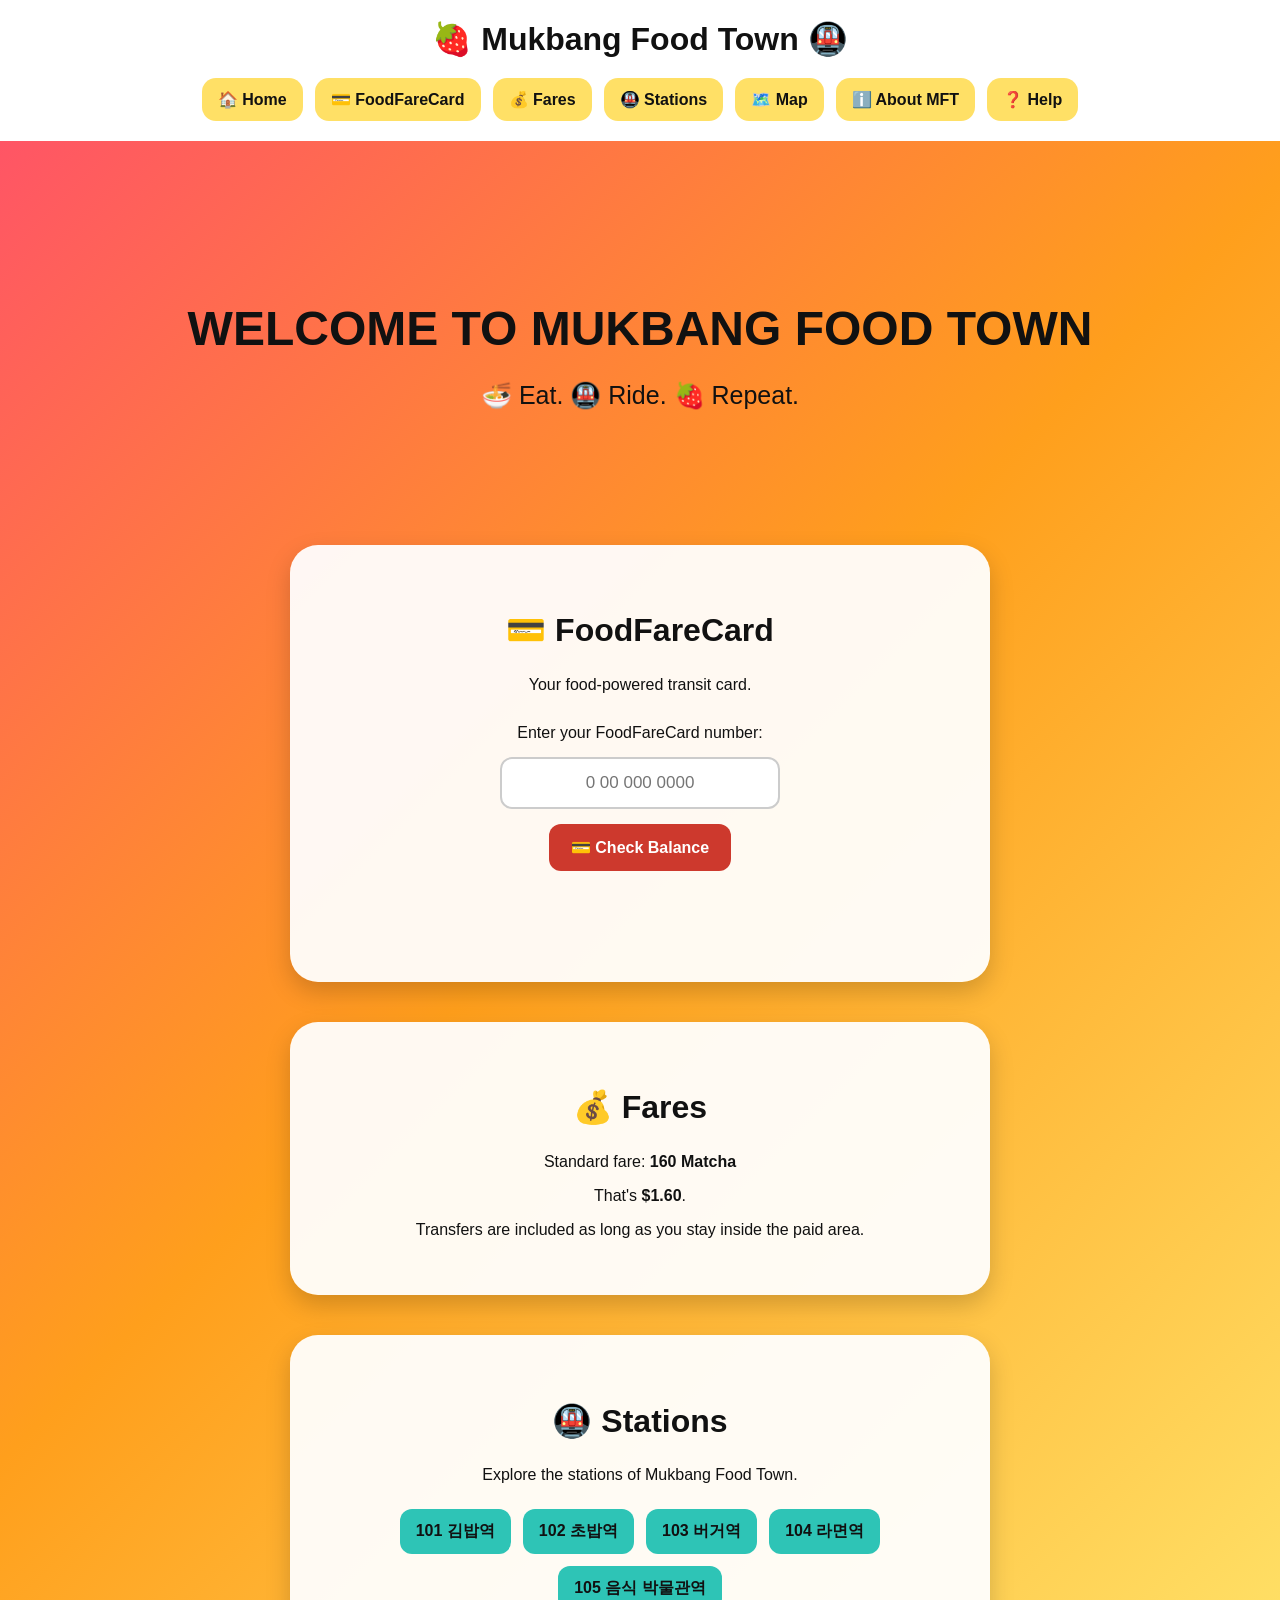
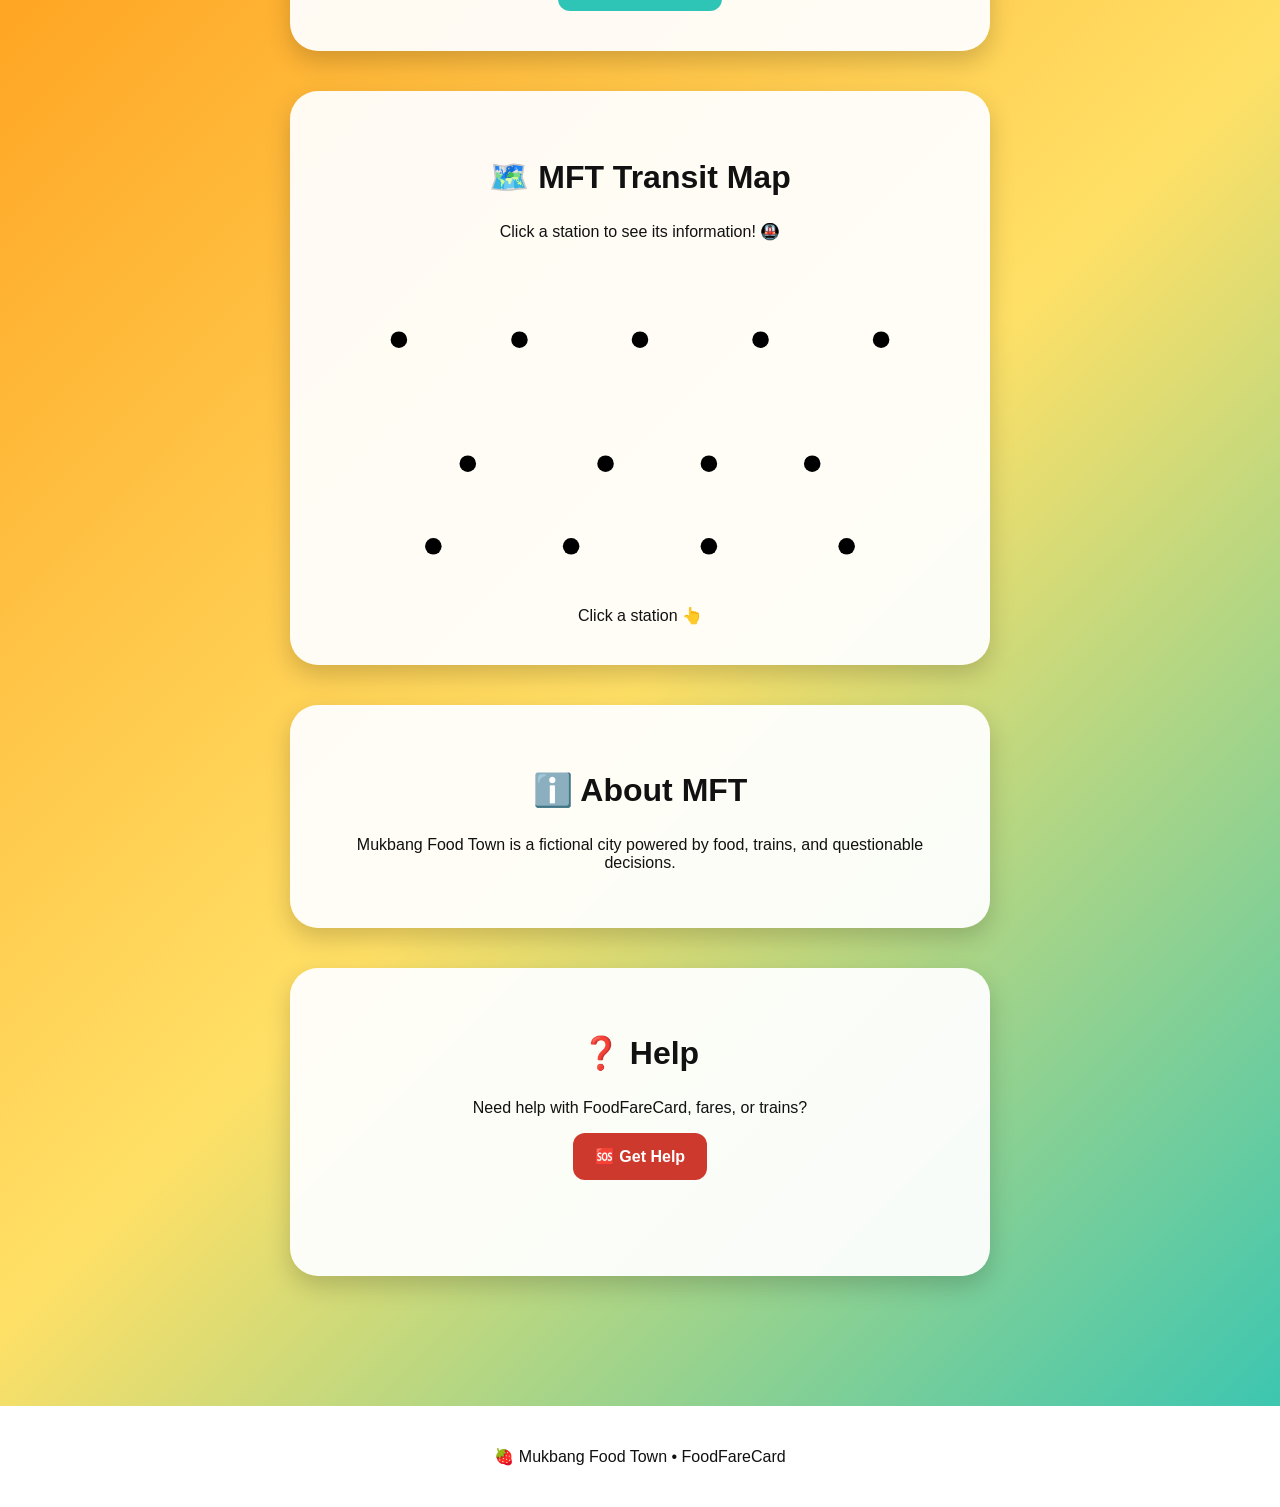
<file: index.html>
<!DOCTYPE html>
<html lang="en">

<head>
    <meta charset="UTF-8">
    <meta name="viewport" content="width=device-width, initial-scale=1.0">

    <title>Mukbang Food Town</title>

    <link rel="stylesheet" href="style.css">
</head>

<body>

    <header class="topbar">

        <h1>🍓 Mukbang Food Town 🚇</h1>

        <nav>
            <a href="#home">🏠 Home</a>
            <a href="#foodfarecard">💳 FoodFareCard</a>
            <a href="#fares">💰 Fares</a>
            <a href="#stations">🚇 Stations</a>
            <a href="#map">🗺️ Map</a>
            <a href="#about">ℹ️ About MFT</a>
            <a href="#help">❓ Help</a>
        </nav>

    </header>


    <main>

        <!-- HOME -->

        <section id="home" class="hero">

            <h2>WELCOME TO MUKBANG FOOD TOWN</h2>

            <p class="slogan">
                🍜 Eat. 🚇 Ride. 🍓 Repeat.
            </p>

        </section>


        <!-- FOODFARECARD -->

        <section id="foodfarecard" class="card-section">

            <h2>💳 FoodFareCard</h2>

            <p>
                Your food-powered transit card.
            </p>

            <div class="checker">

                <label for="cardNumber">
                    Enter your FoodFareCard number:
                </label>

                <input
                    type="text"
                    id="cardNumber"
                    placeholder="0 00 000 0000"
                    maxlength="13"
                >

                <button onclick="checkBalance()">
                    💳 Check Balance
                </button>

                <p id="balanceMessage"></p>

            </div>

        </section>


        <!-- FARES -->

        <section id="fares" class="info-section">

            <h2>💰 Fares</h2>

            <p>
                Standard fare: <strong>160 Matcha</strong>
            </p>

            <p>
                That's <strong>$1.60</strong>.
            </p>

            <p>
                Transfers are included as long as you stay
                inside the paid area.
            </p>

        </section>


        <!-- STATIONS -->

        <section id="stations" class="info-section">

            <h2>🚇 Stations</h2>

            <p>
                Explore the stations of Mukbang Food Town.
            </p>

            <div class="station-list">

                <span>101 김밥역</span>
                <span>102 초밥역</span>
                <span>103 버거역</span>
                <span>104 라면역</span>
                <span>105 음식 박물관역</span>

            </div>

        </section>


        <!-- MAP -->

        <section id="map" class="info-section map-section">

    <h2>🗺️ MFT Transit Map</h2>

    <p>Click a station to see its information! 🚇</p>

    <div class="map-container">

        <svg id="mftMap" viewBox="0 0 900 500">

            <!-- LINE 1 -->
            <line class="line1"
                x1="100" y1="120"
                x2="800" y2="120" />

            <!-- LINE 2 -->
            <line class="line2"
                x1="200" y1="300"
                x2="700" y2="300" />

            <!-- LINE 3 -->
            <line class="line3"
                x1="150" y1="420"
                x2="750" y2="420" />


            <!-- LINE 1 STATIONS -->

            <circle class="station"
                cx="100" cy="120" r="12"
                data-station="101 김밥역" />

            <circle class="station"
                cx="275" cy="120" r="12"
                data-station="102 초밥역" />

            <circle class="station"
                cx="450" cy="120" r="12"
                data-station="103 버거역" />

            <circle class="station"
                cx="625" cy="120" r="12"
                data-station="104 라면역" />

            <circle class="station transfer"
                cx="800" cy="120" r="12"
                data-station="105 음식 박물관역" />


            <!-- LINE 2 STATIONS -->

            <circle class="station"
                cx="200" cy="300" r="12"
                data-station="201 식품 시장역" />

            <circle class="station"
                cx="400" cy="300" r="12"
                data-station="202 스테이크역" />

            <circle class="station"
                cx="550" cy="300" r="12"
                data-station="203 햄버거역" />

            <circle class="station"
                cx="700" cy="300" r="12"
                data-station="204 Nice2CU역" />


            <!-- LINE 3 STATIONS -->

            <circle class="station"
                cx="150" cy="420" r="12"
                data-station="301 공항역" />

            <circle class="station"
                cx="350" cy="420" r="12"
                data-station="302 공항 음식역" />

            <circle class="station transfer"
                cx="550" cy="420" r="12"
                data-station="303 음식 박물관역" />

            <circle class="station"
                cx="750" cy="420" r="12"
                data-station="304 Nice3CU역" />

        </svg>

    </div>

    <div id="stationInfo">
        Click a station 👆
    </div>

</section>


        <!-- ABOUT -->

        <section id="about" class="info-section">

            <h2>ℹ️ About MFT</h2>

            <p>
                Mukbang Food Town is a fictional city
                powered by food, trains, and questionable decisions.
            </p>

        </section>


        <!-- HELP -->

        <section id="help" class="info-section">

            <h2>❓ Help</h2>

            <p>
                Need help with FoodFareCard, fares, or trains?
            </p>

            <button onclick="showHelp()">
                🆘 Get Help
            </button>

            <p id="helpMessage"></p>

        </section>

    </main>


    <footer>

        <p>
            🍓 Mukbang Food Town • FoodFareCard
        </p>

    </footer>


    <script src="script.js"></script>

</body>

</html>
</file>
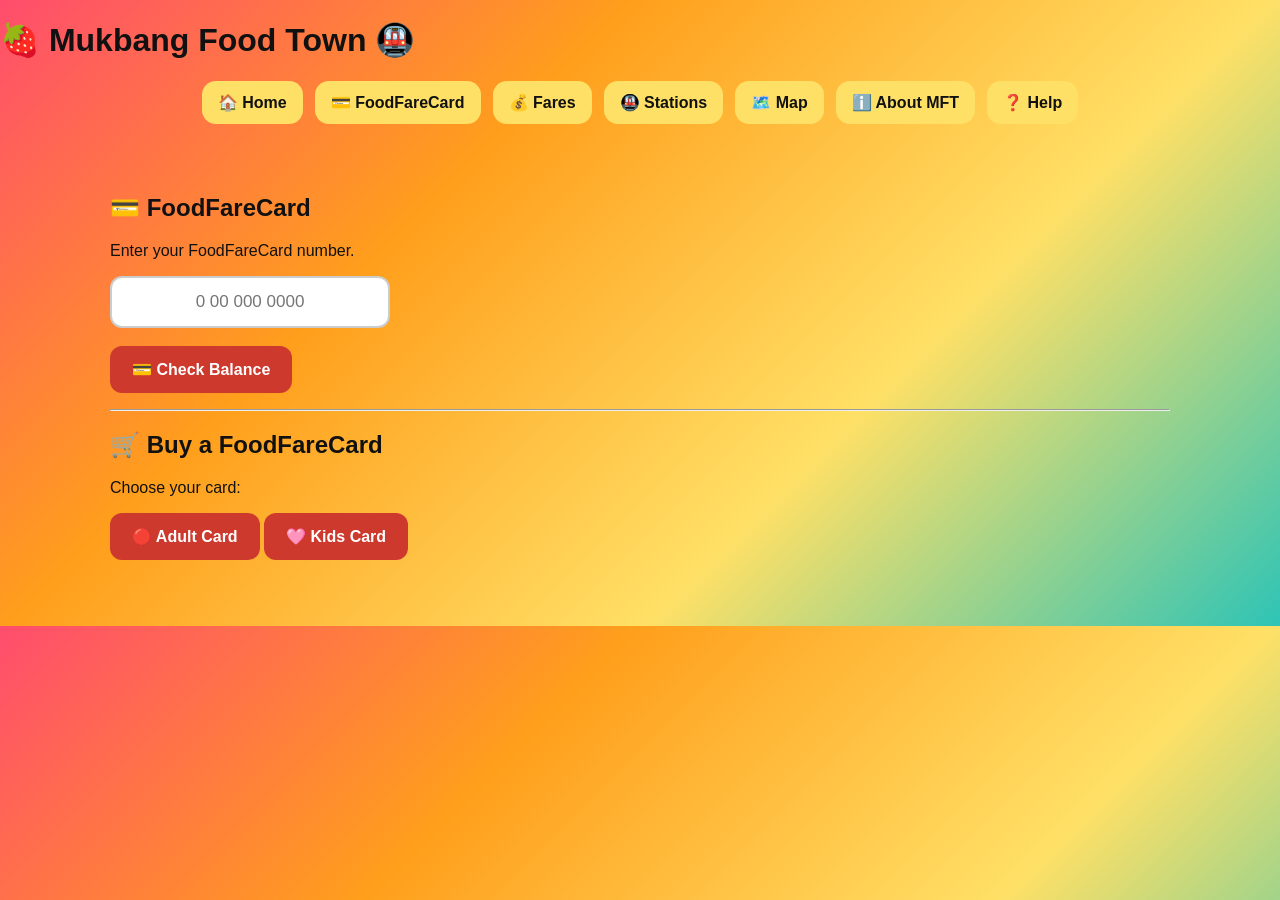
<file: foodfarecard.html>
<!DOCTYPE html>
<html lang="en">
<head>
    <meta charset="UTF-8">
    <meta name="viewport" content="width=device-width, initial-scale=1.0">
    <title>FoodFareCard - Mukbang Food Town</title>
    <link rel="stylesheet" href="style.css">
</head>

<body>

    <header>
        <h1>🍓 Mukbang Food Town 🚇</h1>

        <nav>
            <a href="index.html">🏠 Home</a>
            <a href="foodfarecard.html">💳 FoodFareCard</a>
            <a href="#">💰 Fares</a>
            <a href="#">🚇 Stations</a>
            <a href="#">🗺️ Map</a>
            <a href="#">ℹ️ About MFT</a>
            <a href="#">❓ Help</a>
        </nav>
    </header>

    <main>
        <section>
            <h2>💳 FoodFareCard</h2>

            <p>Enter your FoodFareCard number.</p>

            <input
                type="text"
                id="cardNumber"
                placeholder="0 00 000 0000"
                maxlength="13"
            >

            <br><br>

            <button onclick="checkCard()">
                💳 Check Balance
            </button>

            <p id="message"></p>
        </section>
        <hr>

<h2>🛒 Buy a FoodFareCard</h2>

<p>Choose your card:</p>

<button onclick="buyCard('adult')">
    🔴 Adult Card
</button>

<button onclick="buyCard('kids')">
    🩷 Kids Card
</button>

<p id="buyMessage"></p>
    </main>

    <script>
        function checkCard() {
            const card = document.getElementById("cardNumber").value;
            const message = document.getElementById("message");

            if (card === "0 00 000 0001") {
                message.textContent = "Card found! 🍵 Balance: 1,000 Matcha";
            } else {
                message.textContent =
                    "yk what bro idk if this exists try again or smth";
                function buyCard(type) {
    const message = document.getElementById("buyMessage");

    if (type === "adult") {
        message.textContent =
            "🔴 Adult FoodFareCard selected — 101 Matcha ($1.01)";
    }

    if (type === "kids") {
        message.textContent =
            "🩷 Kids FoodFareCard selected — 101 Matcha ($1.01)";
    }
}        
    </script>

</body>
</html>
</file>
<file: style.css>
* {
    box-sizing: border-box;
}

html {
    scroll-behavior: smooth;
}

body {
    margin: 0;
    font-family: Arial, sans-serif;

    background:
        linear-gradient(
            135deg,
            #ff4d6d,
            #ff9f1c,
            #ffe066,
            #2ec4b6
        );

    color: #111;
}


/* HEADER */

.topbar {
    background: white;
    padding: 20px;
    text-align: center;

    position: sticky;
    top: 0;

    z-index: 100;
}

.topbar h1 {
    margin: 0 0 20px;
    font-size: 32px;
}


/* NAVIGATION */

nav {
    display: flex;
    justify-content: center;
    align-items: center;

    gap: 12px;
    flex-wrap: wrap;
}

nav a {
    text-decoration: none;

    color: #111;

    background: #ffe066;

    padding: 12px 16px;

    border-radius: 14px;

    font-weight: bold;

    transition: 0.2s;
}

nav a:hover {
    transform: translateY(-3px) scale(1.04);
}


/* MAIN */

main {
    max-width: 1100px;

    margin: auto;

    padding: 50px 20px;
}


/* HERO */

.hero {
    text-align: center;

    padding: 70px 20px;
}

.hero h2 {
    font-size: 48px;

    margin-bottom: 20px;
}

.slogan {
    font-size: 25px;
}


/* SECTIONS */

.card-section,
.info-section {

    background: rgba(255, 255, 255, 0.94);

    border-radius: 28px;

    padding: 40px;

    margin: 40px auto;

    max-width: 700px;

    text-align: center;

    box-shadow:
        0 10px 25px rgba(0, 0, 0, 0.18);
}

.card-section h2,
.info-section h2 {
    font-size: 32px;
}


/* FOODFARECARD CHECKER */

.checker {

    margin-top: 30px;

    display: flex;

    flex-direction: column;

    align-items: center;

    gap: 15px;
}

input {

    width: 280px;

    padding: 14px;

    font-size: 17px;

    border: 2px solid #ccc;

    border-radius: 12px;

    text-align: center;
}


/* BUTTONS */

button {

    border: none;

    background: #cd392d;

    color: white;

    padding: 14px 22px;

    border-radius: 12px;

    font-size: 16px;

    font-weight: bold;

    cursor: pointer;

    transition: 0.2s;
}

button:hover {

    transform: scale(1.06);

}


/* MESSAGES */

#balanceMessage,
#helpMessage {

    font-weight: bold;

    min-height: 24px;
}


/* STATIONS */

.station-list {

    display: flex;

    flex-wrap: wrap;

    justify-content: center;

    gap: 12px;

    margin-top: 25px;
}

.station-list span {

    background: #2ec4b6;

    padding: 12px 16px;

    border-radius: 12px;

    font-weight: bold;
}


/* FOOTER */

footer {

    background: white;

    text-align: center;

    padding: 25px;

    margin-top: 40px;
}


/* MOBILE */

@media (max-width: 600px) {

    .topbar h1 {
        font-size: 25px;
    }

    .hero h2 {
        font-size: 34px;
    }

    .card-section,
    .info-section {
        padding: 25px;
    }

}
</file>
